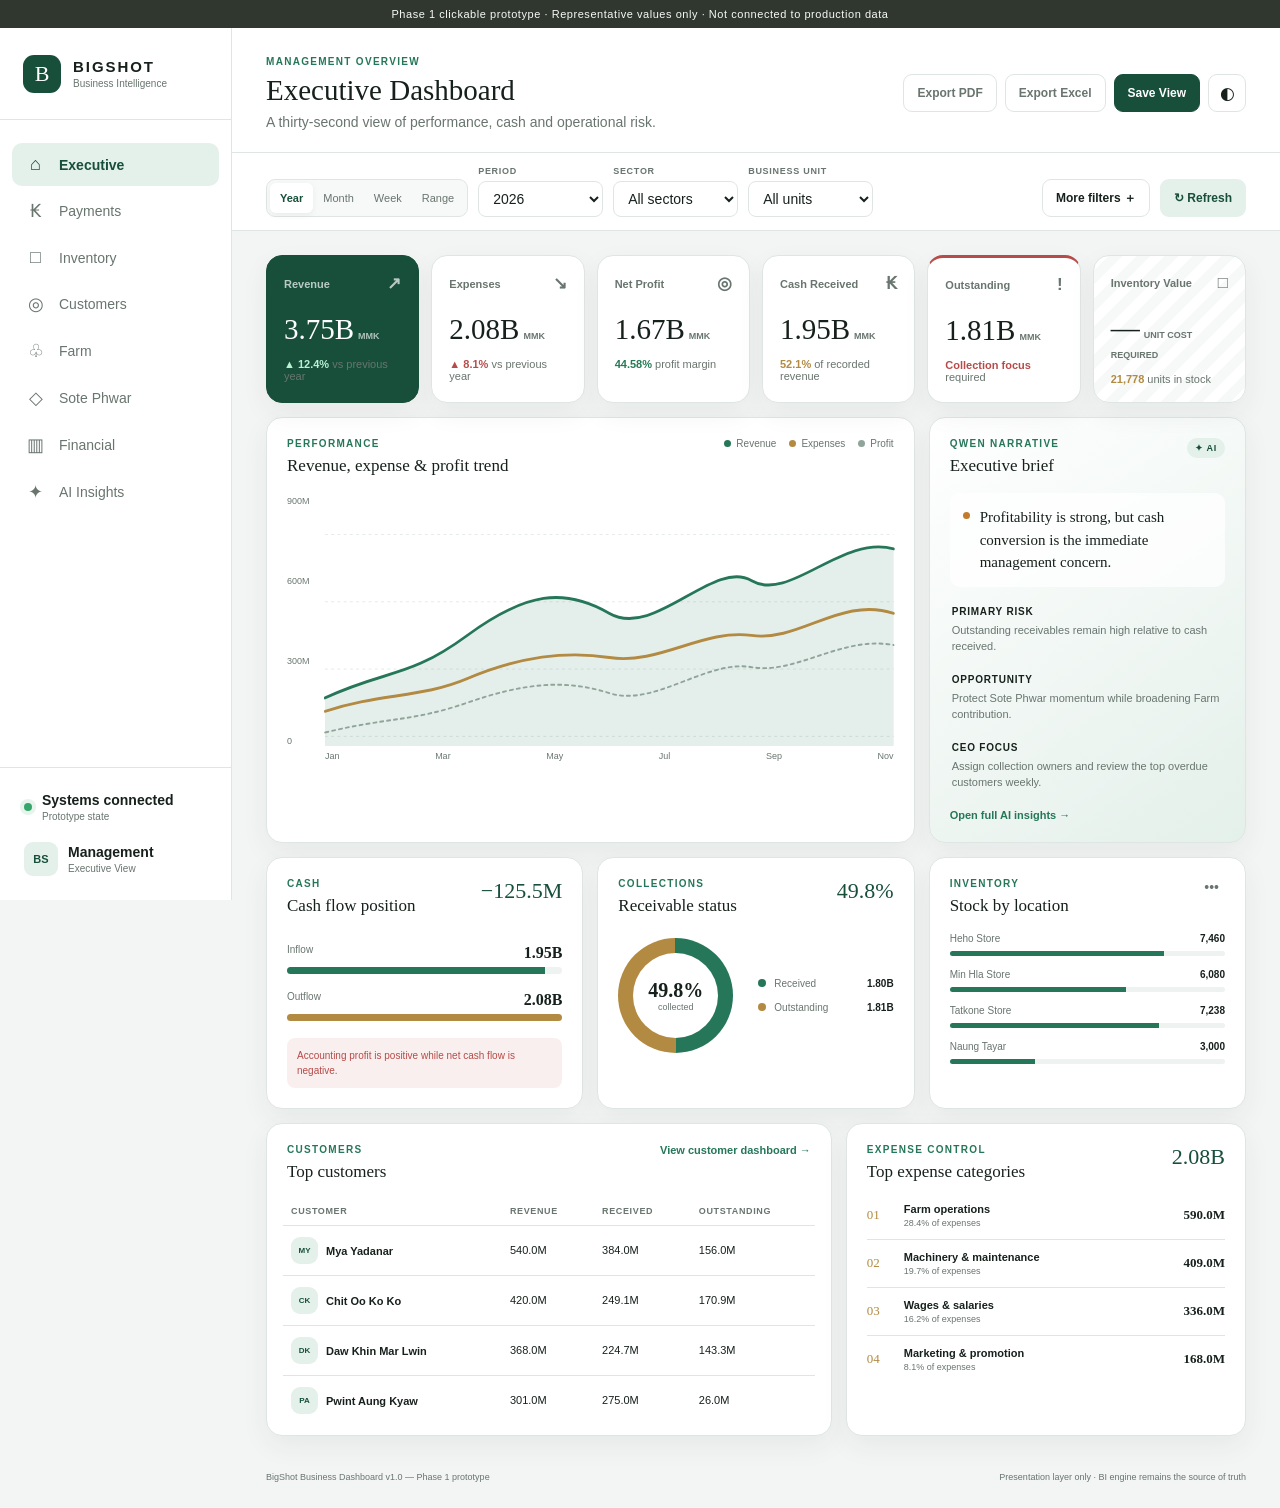
<file: backups/dashboard_m1_20260625_222845/dashboard-prototype/index.html>
<!doctype html>
<html lang="en">
<head>
  <meta charset="utf-8">
  <meta name="viewport" content="width=device-width, initial-scale=1">
  <meta name="color-scheme" content="light dark">
  <title>BigShot Business Dashboard — Phase 1 Prototype</title>
  <link rel="stylesheet" href="styles.css">
</head>
<body>
  <div class="prototype-banner">
    Phase 1 clickable prototype · Representative values only · Not connected to production data
  </div>

  <div class="app-shell">
    <aside class="sidebar" id="sidebar">
      <a class="brand" href="#executive" aria-label="BigShot Dashboard home">
        <span class="brand-mark">B</span>
        <span>
          <strong>BIGSHOT</strong>
          <small>Business Intelligence</small>
        </span>
      </a>

      <nav class="primary-nav" aria-label="Dashboard pages">
        <button class="nav-item active" data-page="executive">
          <span class="nav-icon">⌂</span><span>Executive</span>
        </button>
        <button class="nav-item" data-page="payments">
          <span class="nav-icon">₭</span><span>Payments</span>
        </button>
        <button class="nav-item" data-page="inventory">
          <span class="nav-icon">□</span><span>Inventory</span>
        </button>
        <button class="nav-item" data-page="customers">
          <span class="nav-icon">◎</span><span>Customers</span>
        </button>
        <button class="nav-item" data-page="farm">
          <span class="nav-icon">♧</span><span>Farm</span>
        </button>
        <button class="nav-item" data-page="sote-phwar">
          <span class="nav-icon">◇</span><span>Sote Phwar</span>
        </button>
        <button class="nav-item" data-page="financial">
          <span class="nav-icon">▥</span><span>Financial</span>
        </button>
        <button class="nav-item" data-page="insights">
          <span class="nav-icon">✦</span><span>AI Insights</span>
        </button>
      </nav>

      <div class="sidebar-footer">
        <div class="system-status">
          <span class="status-dot"></span>
          <span><strong>Systems connected</strong><small>Prototype state</small></span>
        </div>
        <div class="user-card">
          <span class="avatar">BS</span>
          <span><strong>Management</strong><small>Executive View</small></span>
        </div>
      </div>
    </aside>

    <main class="main">
      <header class="mobile-header">
        <button class="icon-button" id="menuButton" aria-label="Open navigation">☰</button>
        <strong>BIGSHOT</strong>
        <button class="icon-button theme-toggle" aria-label="Toggle theme">◐</button>
      </header>

      <section class="topbar">
        <div class="page-heading">
          <p class="eyebrow">MANAGEMENT OVERVIEW</p>
          <h1 id="pageTitle">Executive Dashboard</h1>
          <p id="pageSubtitle">A thirty-second view of performance, cash and operational risk.</p>
        </div>
        <div class="top-actions">
          <button class="button secondary" data-toast="PDF export will use the validated BI report renderer.">Export PDF</button>
          <button class="button secondary" data-toast="Excel export will use the validated BI report renderer.">Export Excel</button>
          <button class="button primary" data-toast="View definition saved locally in the future implementation.">Save View</button>
          <button class="icon-button theme-toggle" aria-label="Toggle theme">◐</button>
        </div>
      </section>

      <section class="filter-bar" aria-label="Global dashboard filters">
        <div class="filter-group period-filter">
          <button class="period-chip active">Year</button>
          <button class="period-chip">Month</button>
          <button class="period-chip">Week</button>
          <button class="period-chip">Range</button>
        </div>
        <label>
          <span>Period</span>
          <select><option>2026</option><option>2025</option></select>
        </label>
        <label>
          <span>Sector</span>
          <select><option>All sectors</option><option>Sote Phwar</option><option>Farm</option><option>Extension</option></select>
        </label>
        <label>
          <span>Business unit</span>
          <select><option>All units</option><option>Farm</option><option>Factory</option><option>Sote Phwar</option></select>
        </label>
        <button class="button filter-more" id="moreFilters">More filters <span>＋</span></button>
        <button class="button refresh" data-toast="All widgets refreshed from the same global filter intent.">↻ Refresh</button>
      </section>

      <section class="expanded-filters" id="expandedFilters">
        <label><span>Customer</span><input placeholder="All customers"></label>
        <label><span>Category</span><input placeholder="All categories"></label>
        <label><span>Location</span><input placeholder="All locations"></label>
        <label><span>Product</span><input placeholder="All products"></label>
        <label><span>Payment status</span><select><option>All statuses</option><option>Paid</option><option>Partial</option><option>Outstanding</option></select></label>
      </section>

      <section id="dashboardContent" class="dashboard-content"></section>

      <footer class="page-footer">
        <span>BigShot Business Dashboard v1.0 — Phase 1 prototype</span>
        <span>Presentation layer only · BI engine remains the source of truth</span>
      </footer>
    </main>
  </div>

  <div class="toast" id="toast" role="status"></div>

  <template id="executiveTemplate">
    <div class="metric-grid">
      <article class="metric-card featured">
        <div class="metric-label"><span>Revenue</span><span class="metric-icon">↗</span></div>
        <strong>3.75B</strong><small>MMK</small>
        <p class="positive">▲ 12.4% <span>vs previous year</span></p>
      </article>
      <article class="metric-card">
        <div class="metric-label"><span>Expenses</span><span class="metric-icon">↘</span></div>
        <strong>2.08B</strong><small>MMK</small>
        <p class="negative">▲ 8.1% <span>vs previous year</span></p>
      </article>
      <article class="metric-card">
        <div class="metric-label"><span>Net Profit</span><span class="metric-icon">◎</span></div>
        <strong>1.67B</strong><small>MMK</small>
        <p class="positive">44.58% <span>profit margin</span></p>
      </article>
      <article class="metric-card">
        <div class="metric-label"><span>Cash Received</span><span class="metric-icon">₭</span></div>
        <strong>1.95B</strong><small>MMK</small>
        <p class="neutral">52.1% <span>of recorded revenue</span></p>
      </article>
      <article class="metric-card alert">
        <div class="metric-label"><span>Outstanding</span><span class="metric-icon">!</span></div>
        <strong>1.81B</strong><small>MMK</small>
        <p class="negative">Collection focus <span>required</span></p>
      </article>
      <article class="metric-card unavailable">
        <div class="metric-label"><span>Inventory Value</span><span class="metric-icon">□</span></div>
        <strong>—</strong><small>Unit cost required</small>
        <p class="neutral">21,778 <span>units in stock</span></p>
      </article>
    </div>

    <div class="executive-grid">
      <article class="panel chart-panel span-8">
        <div class="panel-header">
          <div><p class="eyebrow">PERFORMANCE</p><h2>Revenue, expense & profit trend</h2></div>
          <div class="legend"><span class="revenue-dot">Revenue</span><span class="expense-dot">Expenses</span><span class="profit-dot">Profit</span></div>
        </div>
        <div class="chart-shell line-chart">
          <div class="y-labels"><span>900M</span><span>600M</span><span>300M</span><span>0</span></div>
          <svg viewBox="0 0 820 260" preserveAspectRatio="none" aria-label="Representative financial trend chart">
            <g class="grid-lines"><line x1="0" y1="40" x2="820" y2="40"/><line x1="0" y1="110" x2="820" y2="110"/><line x1="0" y1="180" x2="820" y2="180"/><line x1="0" y1="250" x2="820" y2="250"/></g>
            <path class="area revenue-area" d="M0,210 C90,180 120,190 205,145 S345,95 410,122 S560,65 615,88 S745,40 820,55 L820,260 L0,260 Z"/>
            <path class="line revenue-line" d="M0,210 C90,180 120,190 205,145 S345,95 410,122 S560,65 615,88 S745,40 820,55"/>
            <path class="line expense-line" d="M0,224 C80,205 140,210 205,190 S338,160 410,168 S545,138 615,145 S744,104 820,122"/>
            <path class="line profit-line" d="M0,246 C90,230 125,235 205,215 S345,190 410,205 S550,170 615,178 S745,145 820,155"/>
          </svg>
          <div class="x-labels"><span>Jan</span><span>Mar</span><span>May</span><span>Jul</span><span>Sep</span><span>Nov</span></div>
        </div>
      </article>

      <article class="panel insight-panel span-4">
        <div class="panel-header">
          <div><p class="eyebrow">QWEN NARRATIVE</p><h2>Executive brief</h2></div>
          <span class="ai-badge">✦ AI</span>
        </div>
        <div class="insight-body">
          <div class="insight-lead">
            <span class="insight-status"></span>
            <p>Profitability is strong, but cash conversion is the immediate management concern.</p>
          </div>
          <div class="insight-section"><strong>Primary risk</strong><p>Outstanding receivables remain high relative to cash received.</p></div>
          <div class="insight-section"><strong>Opportunity</strong><p>Protect Sote Phwar momentum while broadening Farm contribution.</p></div>
          <div class="insight-section"><strong>CEO focus</strong><p>Assign collection owners and review the top overdue customers weekly.</p></div>
        </div>
        <button class="text-button nav-link" data-page="insights">Open full AI insights →</button>
      </article>

      <article class="panel span-4">
        <div class="panel-header"><div><p class="eyebrow">CASH</p><h2>Cash flow position</h2></div><span class="panel-kpi negative">−125.5M</span></div>
        <div class="bar-comparison">
          <div><span>Inflow</span><strong>1.95B</strong><i style="--value: 94%"></i></div>
          <div><span>Outflow</span><strong>2.08B</strong><i class="outflow" style="--value: 100%"></i></div>
        </div>
        <p class="panel-note warning-note">Accounting profit is positive while net cash flow is negative.</p>
      </article>

      <article class="panel span-4">
        <div class="panel-header"><div><p class="eyebrow">COLLECTIONS</p><h2>Receivable status</h2></div><span class="panel-kpi">49.8%</span></div>
        <div class="donut-wrap">
          <div class="donut"><span><strong>49.8%</strong><small>collected</small></span></div>
          <div class="donut-legend">
            <p><i class="paid"></i><span>Received</span><strong>1.80B</strong></p>
            <p><i class="due"></i><span>Outstanding</span><strong>1.81B</strong></p>
          </div>
        </div>
      </article>

      <article class="panel span-4">
        <div class="panel-header"><div><p class="eyebrow">INVENTORY</p><h2>Stock by location</h2></div><button class="kebab">•••</button></div>
        <div class="location-list">
          <p><span>Heho Store</span><strong>7,460</strong><i style="--value: 78%"></i></p>
          <p><span>Min Hla Store</span><strong>6,080</strong><i style="--value: 64%"></i></p>
          <p><span>Tatkone Store</span><strong>7,238</strong><i style="--value: 76%"></i></p>
          <p><span>Naung Tayar</span><strong>3,000</strong><i style="--value: 31%"></i></p>
        </div>
      </article>

      <article class="panel table-panel span-7">
        <div class="panel-header"><div><p class="eyebrow">CUSTOMERS</p><h2>Top customers</h2></div><button class="text-button nav-link" data-page="customers">View customer dashboard →</button></div>
        <div class="table-scroll">
          <table>
            <thead><tr><th>Customer</th><th>Revenue</th><th>Received</th><th>Outstanding</th><th>Status</th></tr></thead>
            <tbody>
              <tr><td><span class="table-avatar">MY</span>Mya Yadanar</td><td>540.0M</td><td>384.0M</td><td>156.0M</td><td><span class="pill warn">Partial</span></td></tr>
              <tr><td><span class="table-avatar">CK</span>Chit Oo Ko Ko</td><td>420.0M</td><td>249.1M</td><td>170.9M</td><td><span class="pill alert-pill">Priority</span></td></tr>
              <tr><td><span class="table-avatar">DK</span>Daw Khin Mar Lwin</td><td>368.0M</td><td>224.7M</td><td>143.3M</td><td><span class="pill warn">Partial</span></td></tr>
              <tr><td><span class="table-avatar">PA</span>Pwint Aung Kyaw</td><td>301.0M</td><td>275.0M</td><td>26.0M</td><td><span class="pill good">Healthy</span></td></tr>
            </tbody>
          </table>
        </div>
      </article>

      <article class="panel span-5">
        <div class="panel-header"><div><p class="eyebrow">EXPENSE CONTROL</p><h2>Top expense categories</h2></div><span class="panel-kpi">2.08B</span></div>
        <div class="rank-list">
          <p><span class="rank">01</span><span><strong>Farm operations</strong><small>28.4% of expenses</small></span><b>590.0M</b></p>
          <p><span class="rank">02</span><span><strong>Machinery & maintenance</strong><small>19.7% of expenses</small></span><b>409.0M</b></p>
          <p><span class="rank">03</span><span><strong>Wages & salaries</strong><small>16.2% of expenses</small></span><b>336.0M</b></p>
          <p><span class="rank">04</span><span><strong>Marketing & promotion</strong><small>8.1% of expenses</small></span><b>168.0M</b></p>
        </div>
      </article>
    </div>
  </template>

  <template id="moduleTemplate">
    <div class="module-hero">
      <div>
        <p class="eyebrow" id="moduleEyebrow">DOMAIN DASHBOARD</p>
        <h2 id="moduleHeadline">Page blueprint</h2>
        <p id="moduleDescription"></p>
      </div>
      <span class="wireframe-badge">Phase 1 wireframe</span>
    </div>
    <div class="module-kpis" id="moduleKpis"></div>
    <div class="module-layout">
      <article class="panel blueprint span-8">
        <div class="panel-header"><div><p class="eyebrow">PRIMARY ANALYSIS</p><h2 id="primaryChartTitle">Trend analysis</h2></div><span class="api-chip">BI API</span></div>
        <div class="wire-chart">
          <span class="wire-y y1"></span><span class="wire-y y2"></span><span class="wire-y y3"></span>
          <svg viewBox="0 0 820 220" preserveAspectRatio="none"><path d="M0,180 C100,130 160,160 235,105 S390,145 470,82 S650,120 820,45"/></svg>
        </div>
      </article>
      <article class="panel blueprint span-4">
        <div class="panel-header"><div><p class="eyebrow">BREAKDOWN</p><h2 id="breakdownTitle">Status distribution</h2></div><span class="api-chip">BI API</span></div>
        <div class="wire-donut"><span></span></div>
        <div class="wire-lines"><i></i><i></i><i></i></div>
      </article>
      <article class="panel blueprint span-7">
        <div class="panel-header"><div><p class="eyebrow">DETAIL</p><h2 id="tableTitle">Management table</h2></div><span class="api-chip">BI API</span></div>
        <div class="wire-table">
          <b></b><i></i><i></i><i></i><i></i><i></i>
        </div>
      </article>
      <article class="panel blueprint span-5">
        <div class="panel-header"><div><p class="eyebrow">MANAGEMENT SIGNALS</p><h2>Risks & actions</h2></div><span class="ai-badge">✦ Qwen</span></div>
        <div class="wire-insights">
          <p><span class="risk-marker"></span><i></i></p>
          <p><span class="opportunity-marker"></span><i></i></p>
          <p><span class="action-marker"></span><i></i></p>
        </div>
        <p class="panel-note">Narrative only. Metrics remain sourced from deterministic BI outputs.</p>
      </article>
    </div>
  </template>

  <script src="app.js"></script>
</body>
</html>
</file>
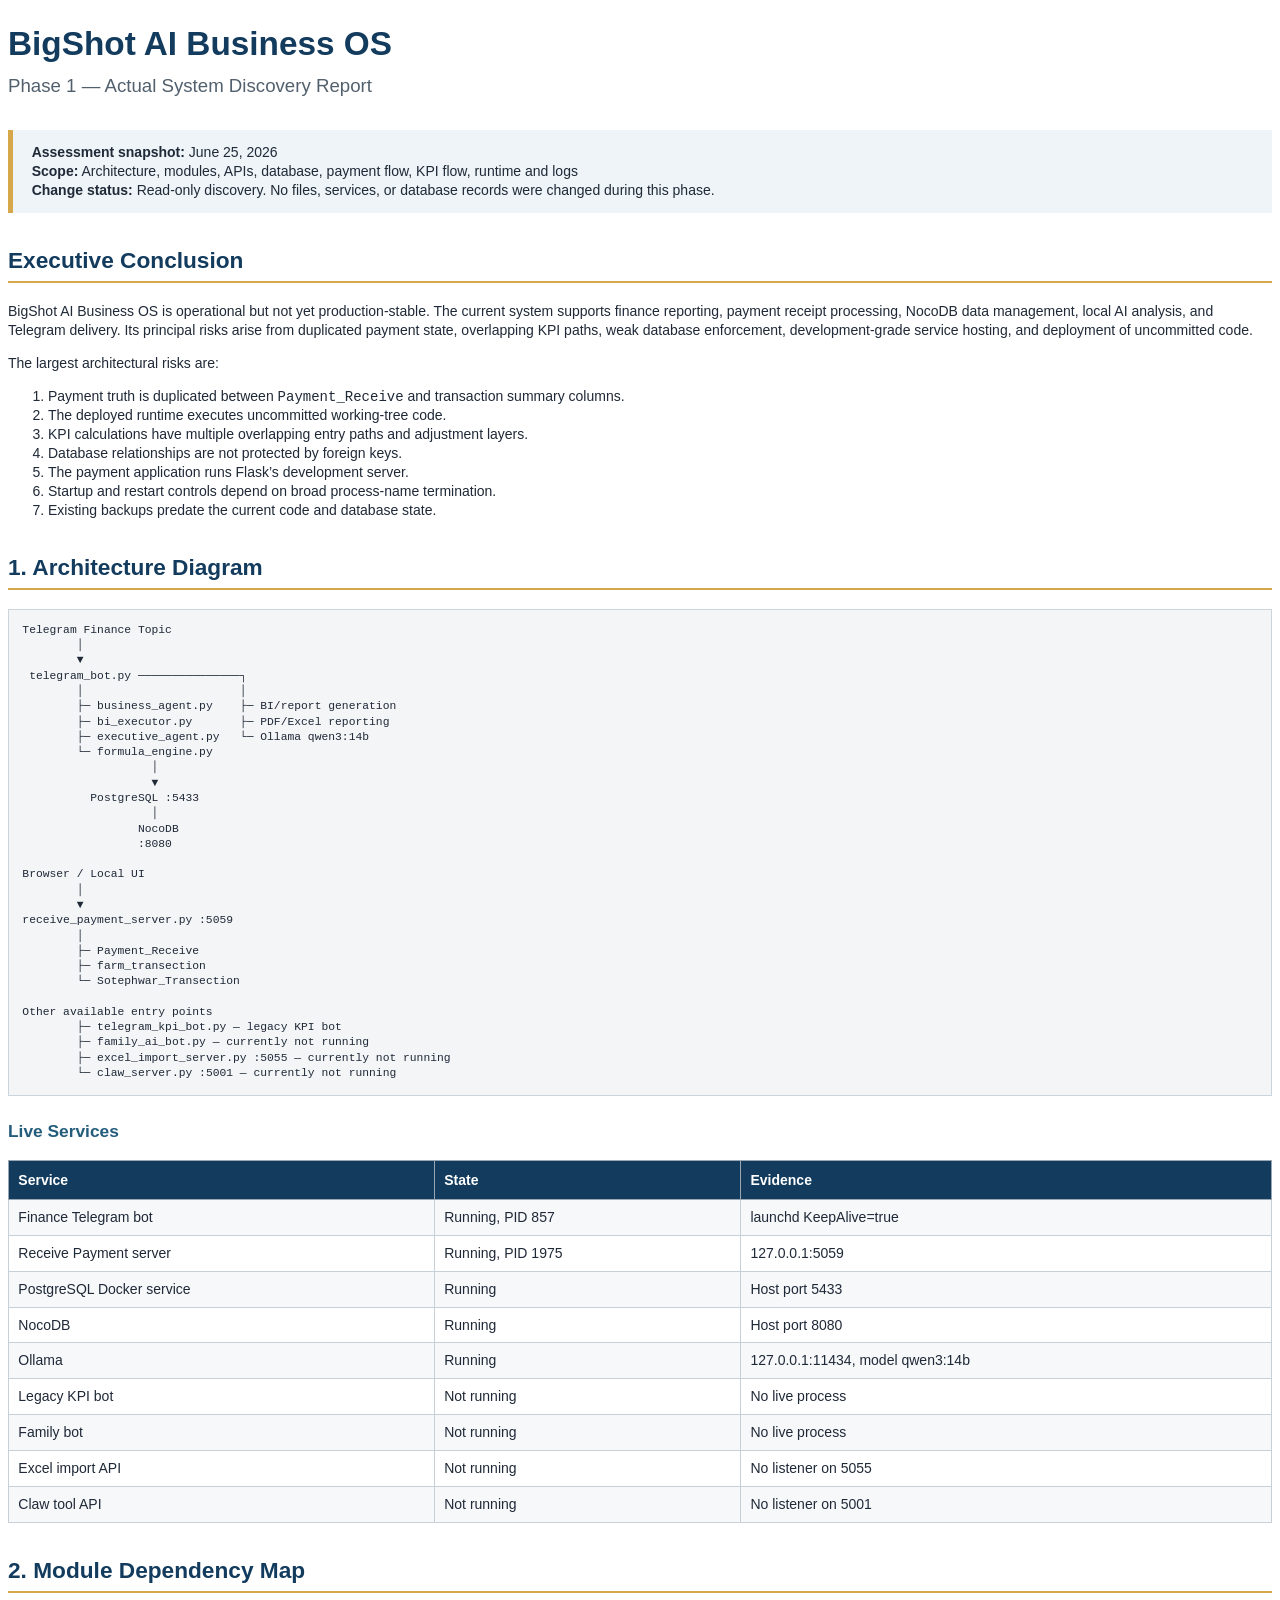
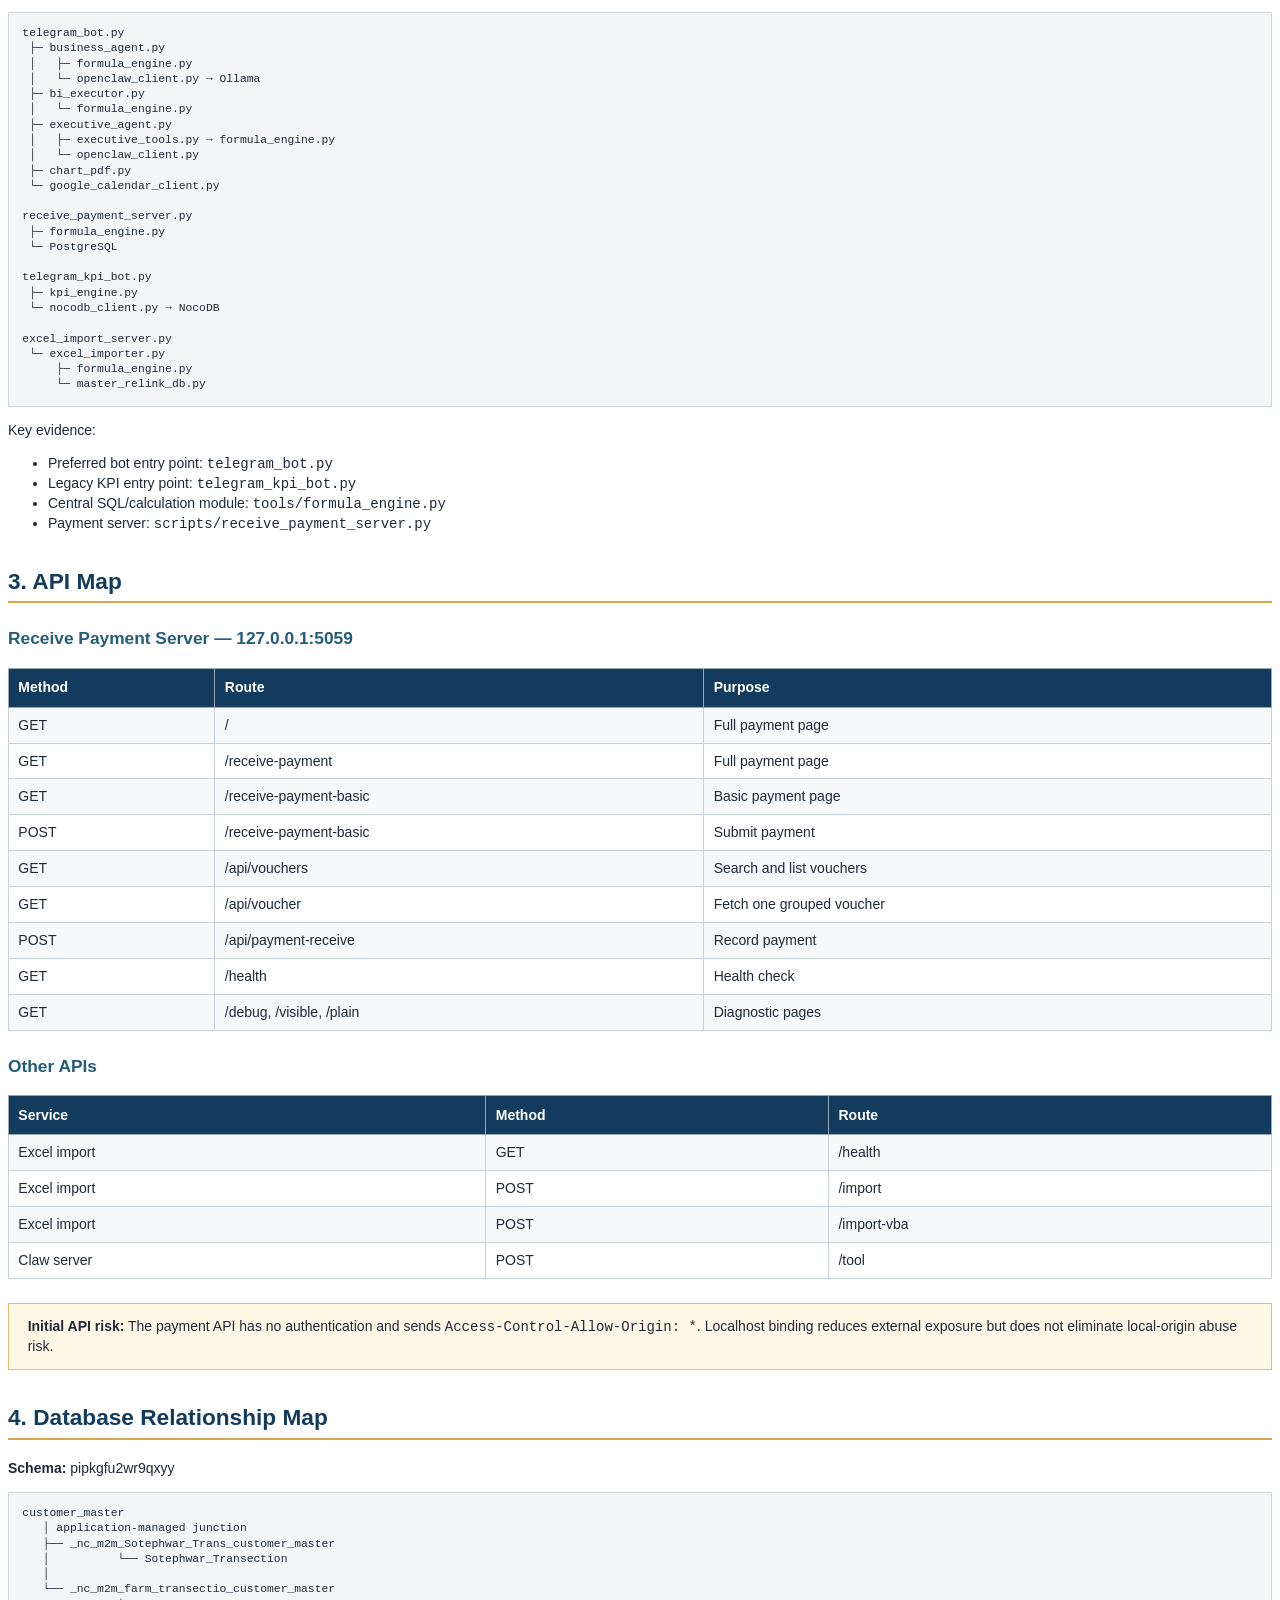
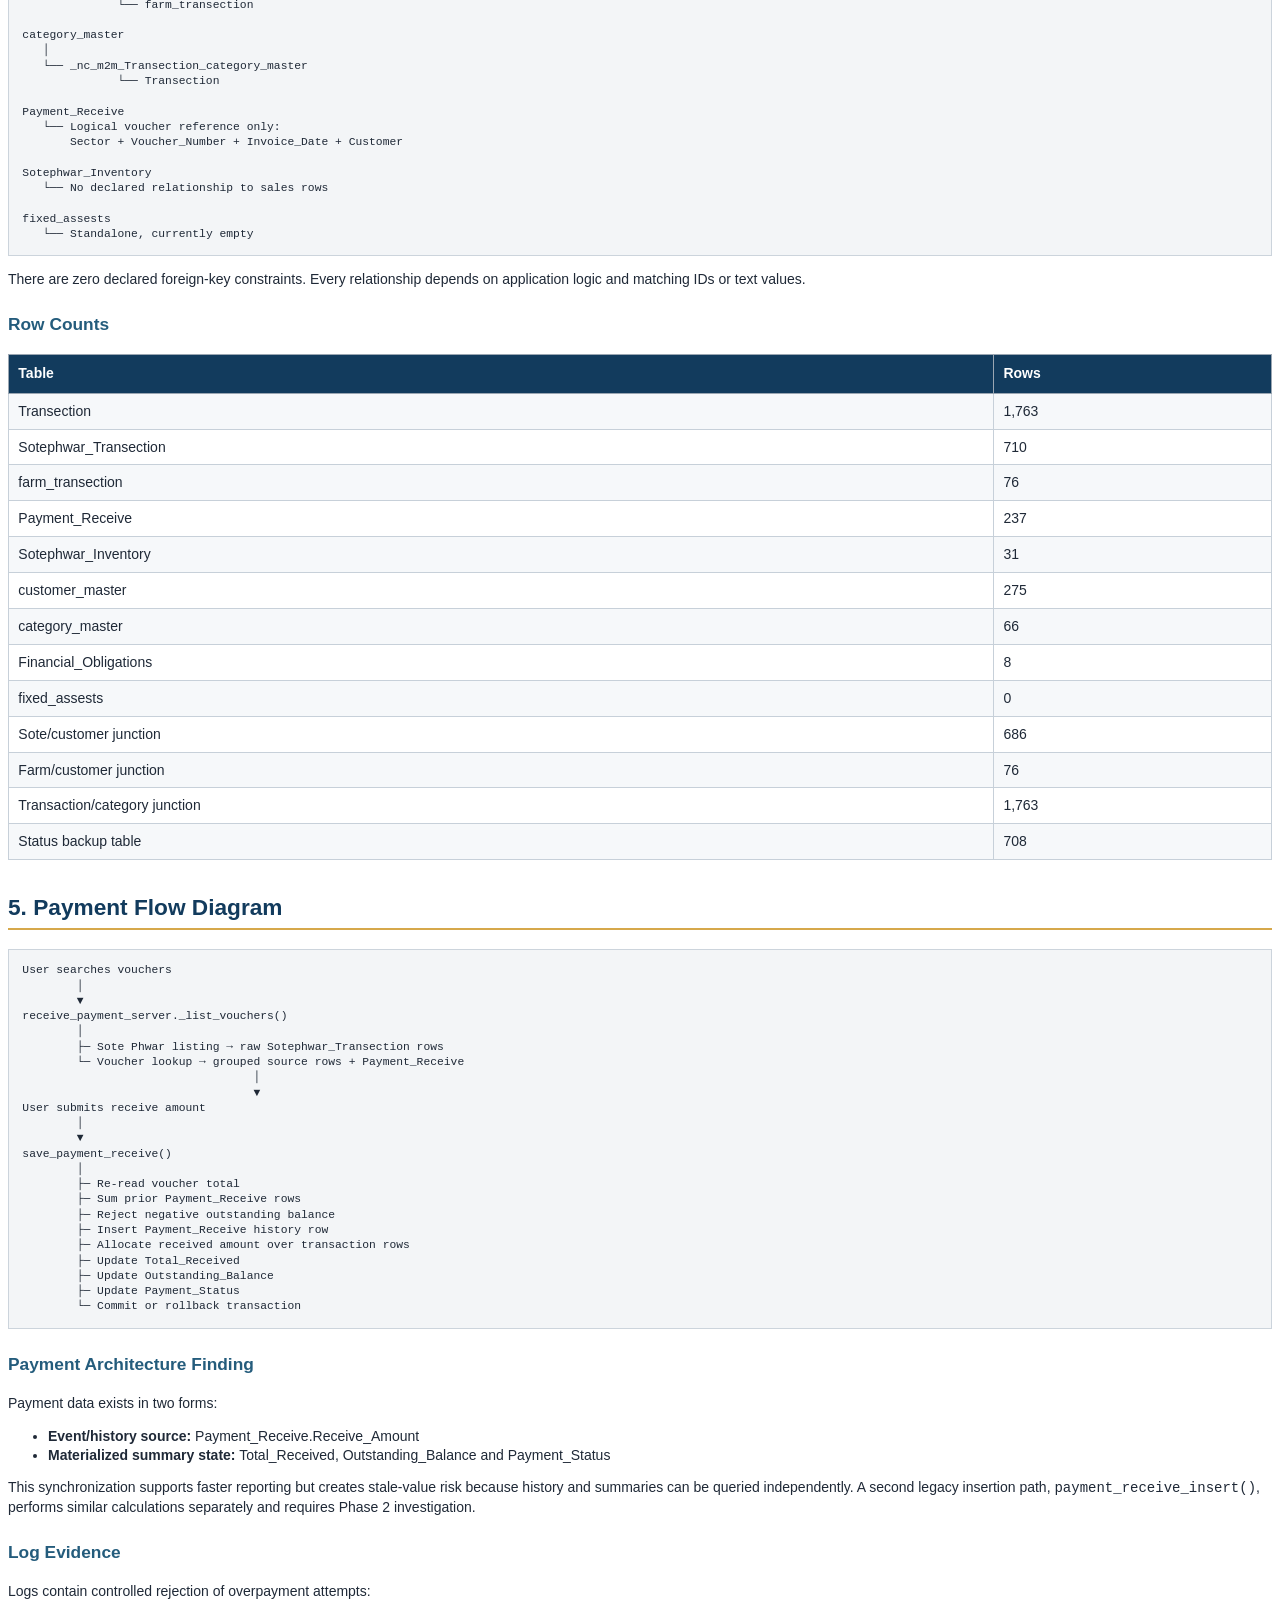
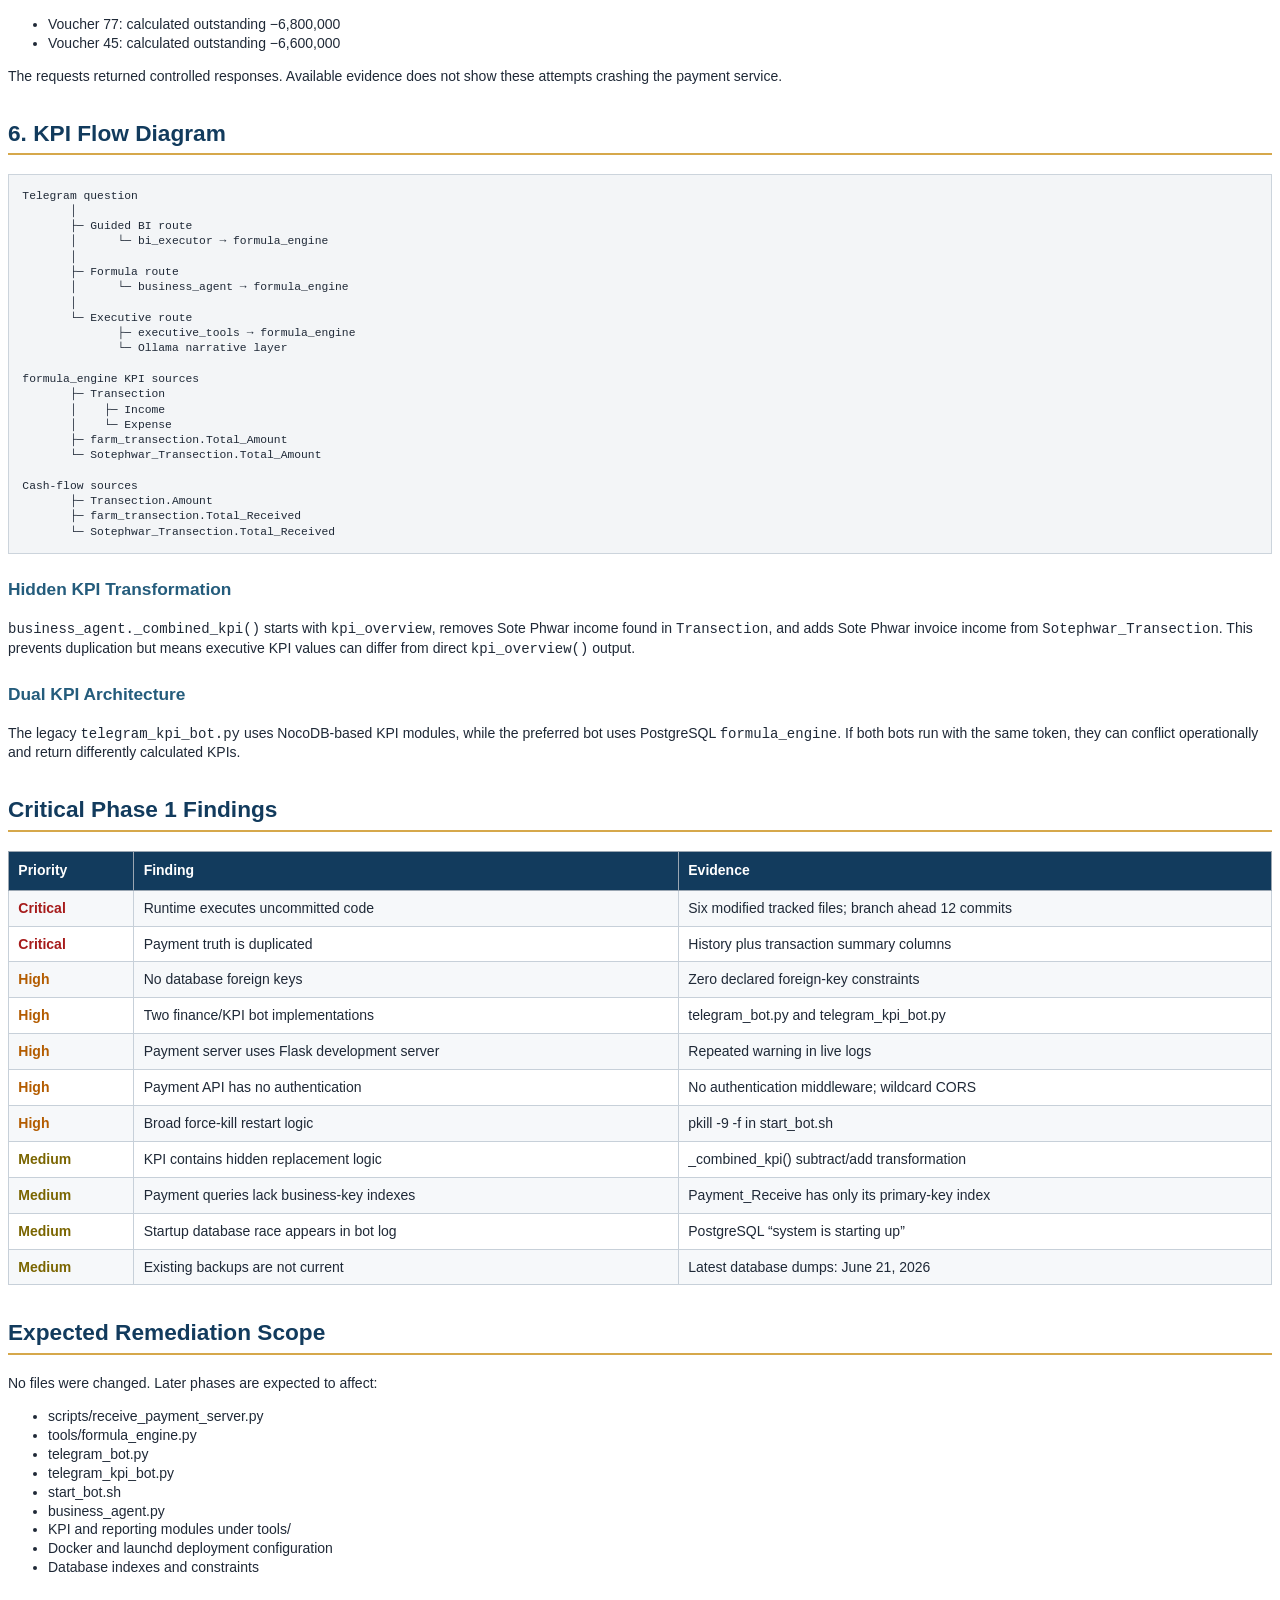
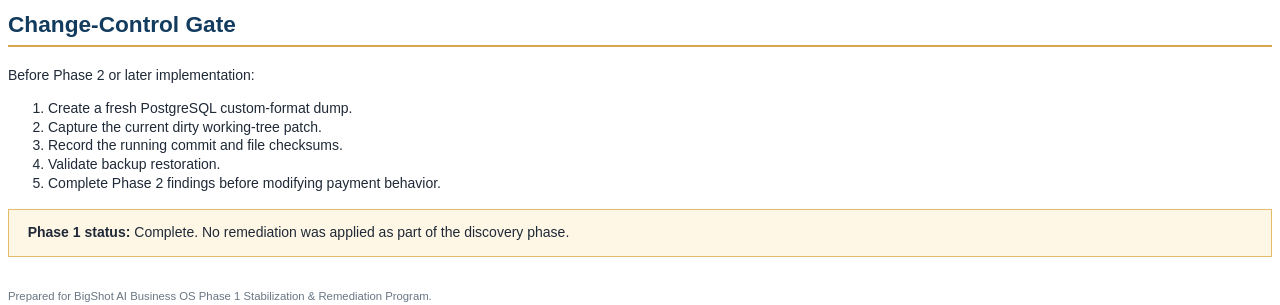
<file: reports/BigShot_Phase_1_System_Discovery.html>
<!doctype html>
<html>
<head>
<meta charset="utf-8">
<title>BigShot AI Business OS — Phase 1 System Discovery</title>
<style>
  @page { margin: 0.75in; }
  body { font-family: Arial, Helvetica, sans-serif; color: #1f2937; font-size: 10.5pt; line-height: 1.35; }
  h1 { color: #123b5d; font-size: 25pt; margin-bottom: 4pt; }
  h2 { color: #123b5d; font-size: 17pt; border-bottom: 2px solid #d6a84b; padding-bottom: 4pt; margin-top: 24pt; }
  h3 { color: #245c7c; font-size: 13pt; margin-top: 18pt; }
  .subtitle { color: #52606d; font-size: 14pt; margin: 0 0 24pt; }
  .meta { background: #eef4f7; border-left: 5px solid #d6a84b; padding: 10pt 14pt; margin: 16pt 0 22pt; }
  .callout { background: #fff7e6; border: 1px solid #e3bd69; padding: 10pt 14pt; margin: 12pt 0; }
  table { border-collapse: collapse; width: 100%; margin: 10pt 0 18pt; }
  th { background: #123b5d; color: white; text-align: left; padding: 7pt; border: 1px solid #9aa6b2; }
  td { padding: 6pt 7pt; border: 1px solid #c7d0d9; vertical-align: top; }
  tr:nth-child(even) td { background: #f6f8fa; }
  pre { font-family: Menlo, Consolas, monospace; font-size: 8.5pt; background: #f3f5f7; border: 1px solid #ccd4dc; padding: 10pt; white-space: pre-wrap; }
  .critical { color: #a61b1b; font-weight: bold; }
  .high { color: #b35c00; font-weight: bold; }
  .medium { color: #7a6500; font-weight: bold; }
  .page-break { page-break-before: always; }
  .footer-note { color: #697684; font-size: 8.5pt; margin-top: 24pt; }
</style>
</head>
<body>

<h1>BigShot AI Business OS</h1>
<p class="subtitle">Phase 1 — Actual System Discovery Report</p>

<div class="meta">
  <strong>Assessment snapshot:</strong> June 25, 2026<br>
  <strong>Scope:</strong> Architecture, modules, APIs, database, payment flow, KPI flow, runtime and logs<br>
  <strong>Change status:</strong> Read-only discovery. No files, services, or database records were changed during this phase.
</div>

<h2>Executive Conclusion</h2>

<p>BigShot AI Business OS is operational but not yet production-stable. The current system supports finance reporting, payment receipt processing, NocoDB data management, local AI analysis, and Telegram delivery. Its principal risks arise from duplicated payment state, overlapping KPI paths, weak database enforcement, development-grade service hosting, and deployment of uncommitted code.</p>

<p>The largest architectural risks are:</p>
<ol>
  <li>Payment truth is duplicated between <code>Payment_Receive</code> and transaction summary columns.</li>
  <li>The deployed runtime executes uncommitted working-tree code.</li>
  <li>KPI calculations have multiple overlapping entry paths and adjustment layers.</li>
  <li>Database relationships are not protected by foreign keys.</li>
  <li>The payment application runs Flask’s development server.</li>
  <li>Startup and restart controls depend on broad process-name termination.</li>
  <li>Existing backups predate the current code and database state.</li>
</ol>

<h2>1. Architecture Diagram</h2>

<pre>
Telegram Finance Topic
        │
        ▼
 telegram_bot.py ───────────────┐
        │                       │
        ├─ business_agent.py    ├─ BI/report generation
        ├─ bi_executor.py       ├─ PDF/Excel reporting
        ├─ executive_agent.py   └─ Ollama qwen3:14b
        └─ formula_engine.py
                   │
                   ▼
          PostgreSQL :5433
                   │
                 NocoDB
                 :8080

Browser / Local UI
        │
        ▼
receive_payment_server.py :5059
        │
        ├─ Payment_Receive
        ├─ farm_transection
        └─ Sotephwar_Transection

Other available entry points
        ├─ telegram_kpi_bot.py — legacy KPI bot
        ├─ family_ai_bot.py — currently not running
        ├─ excel_import_server.py :5055 — currently not running
        └─ claw_server.py :5001 — currently not running
</pre>

<h3>Live Services</h3>

<table>
<tr><th>Service</th><th>State</th><th>Evidence</th></tr>
<tr><td>Finance Telegram bot</td><td>Running, PID 857</td><td>launchd KeepAlive=true</td></tr>
<tr><td>Receive Payment server</td><td>Running, PID 1975</td><td>127.0.0.1:5059</td></tr>
<tr><td>PostgreSQL Docker service</td><td>Running</td><td>Host port 5433</td></tr>
<tr><td>NocoDB</td><td>Running</td><td>Host port 8080</td></tr>
<tr><td>Ollama</td><td>Running</td><td>127.0.0.1:11434, model qwen3:14b</td></tr>
<tr><td>Legacy KPI bot</td><td>Not running</td><td>No live process</td></tr>
<tr><td>Family bot</td><td>Not running</td><td>No live process</td></tr>
<tr><td>Excel import API</td><td>Not running</td><td>No listener on 5055</td></tr>
<tr><td>Claw tool API</td><td>Not running</td><td>No listener on 5001</td></tr>
</table>

<h2>2. Module Dependency Map</h2>

<pre>
telegram_bot.py
 ├─ business_agent.py
 │   ├─ formula_engine.py
 │   └─ openclaw_client.py → Ollama
 ├─ bi_executor.py
 │   └─ formula_engine.py
 ├─ executive_agent.py
 │   ├─ executive_tools.py → formula_engine.py
 │   └─ openclaw_client.py
 ├─ chart_pdf.py
 └─ google_calendar_client.py

receive_payment_server.py
 ├─ formula_engine.py
 └─ PostgreSQL

telegram_kpi_bot.py
 ├─ kpi_engine.py
 └─ nocodb_client.py → NocoDB

excel_import_server.py
 └─ excel_importer.py
     ├─ formula_engine.py
     └─ master_relink_db.py
</pre>

<p>Key evidence:</p>
<ul>
  <li>Preferred bot entry point: <code>telegram_bot.py</code></li>
  <li>Legacy KPI entry point: <code>telegram_kpi_bot.py</code></li>
  <li>Central SQL/calculation module: <code>tools/formula_engine.py</code></li>
  <li>Payment server: <code>scripts/receive_payment_server.py</code></li>
</ul>

<h2>3. API Map</h2>

<h3>Receive Payment Server — 127.0.0.1:5059</h3>
<table>
<tr><th>Method</th><th>Route</th><th>Purpose</th></tr>
<tr><td>GET</td><td>/</td><td>Full payment page</td></tr>
<tr><td>GET</td><td>/receive-payment</td><td>Full payment page</td></tr>
<tr><td>GET</td><td>/receive-payment-basic</td><td>Basic payment page</td></tr>
<tr><td>POST</td><td>/receive-payment-basic</td><td>Submit payment</td></tr>
<tr><td>GET</td><td>/api/vouchers</td><td>Search and list vouchers</td></tr>
<tr><td>GET</td><td>/api/voucher</td><td>Fetch one grouped voucher</td></tr>
<tr><td>POST</td><td>/api/payment-receive</td><td>Record payment</td></tr>
<tr><td>GET</td><td>/health</td><td>Health check</td></tr>
<tr><td>GET</td><td>/debug, /visible, /plain</td><td>Diagnostic pages</td></tr>
</table>

<h3>Other APIs</h3>
<table>
<tr><th>Service</th><th>Method</th><th>Route</th></tr>
<tr><td>Excel import</td><td>GET</td><td>/health</td></tr>
<tr><td>Excel import</td><td>POST</td><td>/import</td></tr>
<tr><td>Excel import</td><td>POST</td><td>/import-vba</td></tr>
<tr><td>Claw server</td><td>POST</td><td>/tool</td></tr>
</table>

<div class="callout"><strong>Initial API risk:</strong> The payment API has no authentication and sends <code>Access-Control-Allow-Origin: *</code>. Localhost binding reduces external exposure but does not eliminate local-origin abuse risk.</div>

<h2>4. Database Relationship Map</h2>

<p><strong>Schema:</strong> pipkgfu2wr9qxyy</p>

<pre>
customer_master
   │ application-managed junction
   ├── _nc_m2m_Sotephwar_Trans_customer_master
   │          └── Sotephwar_Transection
   │
   └── _nc_m2m_farm_transectio_customer_master
              └── farm_transection

category_master
   │
   └── _nc_m2m_Transection_category_master
              └── Transection

Payment_Receive
   └── Logical voucher reference only:
       Sector + Voucher_Number + Invoice_Date + Customer

Sotephwar_Inventory
   └── No declared relationship to sales rows

fixed_assests
   └── Standalone, currently empty
</pre>

<p>There are zero declared foreign-key constraints. Every relationship depends on application logic and matching IDs or text values.</p>

<h3>Row Counts</h3>
<table>
<tr><th>Table</th><th>Rows</th></tr>
<tr><td>Transection</td><td>1,763</td></tr>
<tr><td>Sotephwar_Transection</td><td>710</td></tr>
<tr><td>farm_transection</td><td>76</td></tr>
<tr><td>Payment_Receive</td><td>237</td></tr>
<tr><td>Sotephwar_Inventory</td><td>31</td></tr>
<tr><td>customer_master</td><td>275</td></tr>
<tr><td>category_master</td><td>66</td></tr>
<tr><td>Financial_Obligations</td><td>8</td></tr>
<tr><td>fixed_assests</td><td>0</td></tr>
<tr><td>Sote/customer junction</td><td>686</td></tr>
<tr><td>Farm/customer junction</td><td>76</td></tr>
<tr><td>Transaction/category junction</td><td>1,763</td></tr>
<tr><td>Status backup table</td><td>708</td></tr>
</table>

<h2>5. Payment Flow Diagram</h2>

<pre>
User searches vouchers
        │
        ▼
receive_payment_server._list_vouchers()
        │
        ├─ Sote Phwar listing → raw Sotephwar_Transection rows
        └─ Voucher lookup → grouped source rows + Payment_Receive
                                  │
                                  ▼
User submits receive amount
        │
        ▼
save_payment_receive()
        │
        ├─ Re-read voucher total
        ├─ Sum prior Payment_Receive rows
        ├─ Reject negative outstanding balance
        ├─ Insert Payment_Receive history row
        ├─ Allocate received amount over transaction rows
        ├─ Update Total_Received
        ├─ Update Outstanding_Balance
        ├─ Update Payment_Status
        └─ Commit or rollback transaction
</pre>

<h3>Payment Architecture Finding</h3>
<p>Payment data exists in two forms:</p>
<ul>
  <li><strong>Event/history source:</strong> Payment_Receive.Receive_Amount</li>
  <li><strong>Materialized summary state:</strong> Total_Received, Outstanding_Balance and Payment_Status</li>
</ul>

<p>This synchronization supports faster reporting but creates stale-value risk because history and summaries can be queried independently. A second legacy insertion path, <code>payment_receive_insert()</code>, performs similar calculations separately and requires Phase 2 investigation.</p>

<h3>Log Evidence</h3>
<p>Logs contain controlled rejection of overpayment attempts:</p>
<ul>
  <li>Voucher 77: calculated outstanding −6,800,000</li>
  <li>Voucher 45: calculated outstanding −6,600,000</li>
</ul>
<p>The requests returned controlled responses. Available evidence does not show these attempts crashing the payment service.</p>

<h2>6. KPI Flow Diagram</h2>

<pre>
Telegram question
       │
       ├─ Guided BI route
       │      └─ bi_executor → formula_engine
       │
       ├─ Formula route
       │      └─ business_agent → formula_engine
       │
       └─ Executive route
              ├─ executive_tools → formula_engine
              └─ Ollama narrative layer

formula_engine KPI sources
       ├─ Transection
       │    ├─ Income
       │    └─ Expense
       ├─ farm_transection.Total_Amount
       └─ Sotephwar_Transection.Total_Amount

Cash-flow sources
       ├─ Transection.Amount
       ├─ farm_transection.Total_Received
       └─ Sotephwar_Transection.Total_Received
</pre>

<h3>Hidden KPI Transformation</h3>
<p><code>business_agent._combined_kpi()</code> starts with <code>kpi_overview</code>, removes Sote Phwar income found in <code>Transection</code>, and adds Sote Phwar invoice income from <code>Sotephwar_Transection</code>. This prevents duplication but means executive KPI values can differ from direct <code>kpi_overview()</code> output.</p>

<h3>Dual KPI Architecture</h3>
<p>The legacy <code>telegram_kpi_bot.py</code> uses NocoDB-based KPI modules, while the preferred bot uses PostgreSQL <code>formula_engine</code>. If both bots run with the same token, they can conflict operationally and return differently calculated KPIs.</p>

<div class="page-break"></div>
<h2>Critical Phase 1 Findings</h2>

<table>
<tr><th>Priority</th><th>Finding</th><th>Evidence</th></tr>
<tr><td class="critical">Critical</td><td>Runtime executes uncommitted code</td><td>Six modified tracked files; branch ahead 12 commits</td></tr>
<tr><td class="critical">Critical</td><td>Payment truth is duplicated</td><td>History plus transaction summary columns</td></tr>
<tr><td class="high">High</td><td>No database foreign keys</td><td>Zero declared foreign-key constraints</td></tr>
<tr><td class="high">High</td><td>Two finance/KPI bot implementations</td><td>telegram_bot.py and telegram_kpi_bot.py</td></tr>
<tr><td class="high">High</td><td>Payment server uses Flask development server</td><td>Repeated warning in live logs</td></tr>
<tr><td class="high">High</td><td>Payment API has no authentication</td><td>No authentication middleware; wildcard CORS</td></tr>
<tr><td class="high">High</td><td>Broad force-kill restart logic</td><td>pkill -9 -f in start_bot.sh</td></tr>
<tr><td class="medium">Medium</td><td>KPI contains hidden replacement logic</td><td>_combined_kpi() subtract/add transformation</td></tr>
<tr><td class="medium">Medium</td><td>Payment queries lack business-key indexes</td><td>Payment_Receive has only its primary-key index</td></tr>
<tr><td class="medium">Medium</td><td>Startup database race appears in bot log</td><td>PostgreSQL “system is starting up”</td></tr>
<tr><td class="medium">Medium</td><td>Existing backups are not current</td><td>Latest database dumps: June 21, 2026</td></tr>
</table>

<h2>Expected Remediation Scope</h2>
<p>No files were changed. Later phases are expected to affect:</p>
<ul>
  <li>scripts/receive_payment_server.py</li>
  <li>tools/formula_engine.py</li>
  <li>telegram_bot.py</li>
  <li>telegram_kpi_bot.py</li>
  <li>start_bot.sh</li>
  <li>business_agent.py</li>
  <li>KPI and reporting modules under tools/</li>
  <li>Docker and launchd deployment configuration</li>
  <li>Database indexes and constraints</li>
</ul>

<h2>Change-Control Gate</h2>
<p>Before Phase 2 or later implementation:</p>
<ol>
  <li>Create a fresh PostgreSQL custom-format dump.</li>
  <li>Capture the current dirty working-tree patch.</li>
  <li>Record the running commit and file checksums.</li>
  <li>Validate backup restoration.</li>
  <li>Complete Phase 2 findings before modifying payment behavior.</li>
</ol>

<div class="callout"><strong>Phase 1 status:</strong> Complete. No remediation was applied as part of the discovery phase.</div>

<p class="footer-note">Prepared for BigShot AI Business OS Phase 1 Stabilization &amp; Remediation Program.</p>
</body>
</html>
</file>
<file: backups/dashboard_m1_20260625_222845/dashboard-prototype/styles.css>
:root {
  --bg: #f3f5f4;
  --surface: #ffffff;
  --surface-2: #f7f9f8;
  --surface-3: #eef2f0;
  --text: #17211c;
  --muted: #69756f;
  --line: #dfe5e2;
  --brand: #174f3b;
  --brand-2: #26775a;
  --brand-soft: #e4f0ea;
  --gold: #b28a42;
  --positive: #247a55;
  --negative: #b64b49;
  --warning: #c27a2b;
  --shadow: 0 10px 28px rgba(20, 44, 33, .06);
  --radius: 16px;
  --sidebar-width: 232px;
}

[data-theme="dark"] {
  --bg: #101612;
  --surface: #17201b;
  --surface-2: #1b2620;
  --surface-3: #233029;
  --text: #eef4f0;
  --muted: #9caaa2;
  --line: #2d3b33;
  --brand: #4ca77e;
  --brand-2: #6bc29a;
  --brand-soft: #203e30;
  --gold: #d6ad5f;
  --shadow: 0 12px 32px rgba(0, 0, 0, .2);
}

* { box-sizing: border-box; }
html { scroll-behavior: smooth; }
body {
  margin: 0;
  background: var(--bg);
  color: var(--text);
  font-family: Inter, "SF Pro Display", "Segoe UI", Arial, sans-serif;
  font-size: 14px;
}
button, input, select { font: inherit; }
button { color: inherit; }

.prototype-banner {
  position: fixed;
  z-index: 100;
  top: 0;
  left: 0;
  right: 0;
  height: 28px;
  display: grid;
  place-items: center;
  background: #2f372f;
  color: #f8faf8;
  font-size: 11px;
  letter-spacing: .05em;
}

.app-shell { min-height: 100vh; padding-top: 28px; }
.sidebar {
  position: fixed;
  inset: 28px auto 0 0;
  z-index: 50;
  width: var(--sidebar-width);
  display: flex;
  flex-direction: column;
  border-right: 1px solid var(--line);
  background: var(--surface);
}
.brand {
  height: 92px;
  display: flex;
  align-items: center;
  gap: 12px;
  padding: 0 23px;
  color: var(--text);
  text-decoration: none;
  border-bottom: 1px solid var(--line);
}
.brand-mark {
  width: 38px;
  height: 38px;
  display: grid;
  place-items: center;
  border-radius: 11px;
  background: var(--brand);
  color: white;
  font-family: Georgia, serif;
  font-size: 22px;
}
.brand strong { display: block; letter-spacing: .13em; font-size: 15px; }
.brand small, .user-card small, .system-status small { display: block; margin-top: 3px; color: var(--muted); font-size: 10px; }
.primary-nav { flex: 1; padding: 20px 12px; }
.nav-item {
  width: 100%;
  display: flex;
  align-items: center;
  gap: 13px;
  margin: 3px 0;
  padding: 11px 13px;
  border: 0;
  border-radius: 10px;
  background: transparent;
  color: var(--muted);
  text-align: left;
  cursor: pointer;
}
.nav-item:hover { background: var(--surface-2); color: var(--text); }
.nav-item.active { background: var(--brand-soft); color: var(--brand); font-weight: 700; }
.nav-icon { width: 21px; font-size: 18px; text-align: center; }
.sidebar-footer { padding: 14px; border-top: 1px solid var(--line); }
.system-status, .user-card { display: flex; align-items: center; gap: 10px; padding: 10px; }
.status-dot { width: 8px; height: 8px; border-radius: 50%; background: #36a66d; box-shadow: 0 0 0 4px rgba(54,166,109,.12); }
.avatar, .table-avatar {
  display: inline-grid;
  place-items: center;
  flex: 0 0 auto;
  border-radius: 9px;
  background: var(--brand-soft);
  color: var(--brand);
  font-weight: 800;
}
.avatar { width: 34px; height: 34px; font-size: 11px; }

.main { min-width: 0; margin-left: var(--sidebar-width); }
.mobile-header { display: none; }
.topbar {
  display: flex;
  align-items: center;
  justify-content: space-between;
  gap: 24px;
  padding: 28px 34px 22px;
  background: var(--surface);
}
.eyebrow { margin: 0 0 7px; color: var(--brand-2); font-size: 10px; font-weight: 800; letter-spacing: .13em; }
.page-heading h1 { margin: 0; font-family: Georgia, "Times New Roman", serif; font-size: 29px; font-weight: 500; }
.page-heading > p:last-child { margin: 7px 0 0; color: var(--muted); }
.top-actions { display: flex; align-items: center; gap: 8px; }
.button, .icon-button {
  border: 1px solid var(--line);
  border-radius: 9px;
  background: var(--surface);
  cursor: pointer;
}
.button { min-height: 38px; padding: 0 13px; font-size: 12px; font-weight: 700; }
.button:hover, .icon-button:hover { border-color: var(--brand-2); }
.button.primary { background: var(--brand); border-color: var(--brand); color: white; }
.button.secondary { color: var(--muted); }
.icon-button { width: 38px; height: 38px; font-size: 17px; }

.filter-bar {
  position: sticky;
  z-index: 30;
  top: 28px;
  display: flex;
  align-items: end;
  gap: 10px;
  min-height: 72px;
  padding: 13px 34px;
  border-top: 1px solid var(--line);
  border-bottom: 1px solid var(--line);
  background: color-mix(in srgb, var(--surface) 95%, transparent);
  backdrop-filter: blur(12px);
}
.filter-bar label, .expanded-filters label { display: grid; gap: 5px; min-width: 125px; }
.filter-bar label span, .expanded-filters label span { color: var(--muted); font-size: 9px; font-weight: 800; letter-spacing: .08em; text-transform: uppercase; }
select, input {
  height: 36px;
  padding: 0 10px;
  border: 1px solid var(--line);
  border-radius: 8px;
  outline: 0;
  background: var(--surface);
  color: var(--text);
}
select:focus, input:focus { border-color: var(--brand-2); box-shadow: 0 0 0 3px var(--brand-soft); }
.period-filter { display: flex; padding: 3px; border: 1px solid var(--line); border-radius: 9px; background: var(--surface-2); }
.period-chip { height: 30px; padding: 0 10px; border: 0; border-radius: 6px; background: transparent; color: var(--muted); cursor: pointer; font-size: 11px; }
.period-chip.active { background: var(--surface); color: var(--brand); font-weight: 800; box-shadow: 0 2px 6px rgba(0,0,0,.06); }
.filter-more { margin-left: auto; white-space: nowrap; }
.refresh { background: var(--brand-soft); border-color: transparent; color: var(--brand); }
.expanded-filters {
  display: none;
  grid-template-columns: repeat(5, minmax(130px, 1fr));
  gap: 12px;
  padding: 13px 34px;
  border-bottom: 1px solid var(--line);
  background: var(--surface);
}
.expanded-filters.open { display: grid; }

.dashboard-content { padding: 24px 34px 36px; }
.metric-grid { display: grid; grid-template-columns: repeat(6, minmax(150px, 1fr)); gap: 12px; }
.metric-card, .panel {
  border: 1px solid var(--line);
  border-radius: var(--radius);
  background: var(--surface);
  box-shadow: var(--shadow);
}
.metric-card { position: relative; min-height: 145px; padding: 17px; overflow: hidden; }
.metric-card.featured { background: var(--brand); color: white; border-color: var(--brand); }
.metric-card.alert { border-top: 3px solid var(--negative); }
.metric-card.unavailable { background: repeating-linear-gradient(135deg, var(--surface), var(--surface) 10px, var(--surface-2) 10px, var(--surface-2) 20px); }
.metric-label { display: flex; align-items: center; justify-content: space-between; color: var(--muted); font-size: 11px; font-weight: 700; }
.featured .metric-label, .featured p span { color: rgba(255,255,255,.7); }
.metric-icon { font-size: 17px; }
.metric-card > strong { display: inline-block; margin-top: 19px; font-family: Georgia, serif; font-size: 29px; font-weight: 500; }
.metric-card > small { margin-left: 4px; color: var(--muted); font-size: 9px; font-weight: 700; text-transform: uppercase; }
.featured > small { color: rgba(255,255,255,.65); }
.metric-card p { margin: 12px 0 0; font-size: 11px; font-weight: 800; }
.metric-card p span { color: var(--muted); font-weight: 500; }
.positive { color: var(--positive); }
.featured .positive { color: #b9f2d4; }
.negative { color: var(--negative); }
.neutral { color: var(--gold); }

.executive-grid, .module-layout { display: grid; grid-template-columns: repeat(12, minmax(0, 1fr)); gap: 14px; margin-top: 14px; }
.span-4 { grid-column: span 4; }
.span-5 { grid-column: span 5; }
.span-7 { grid-column: span 7; }
.span-8 { grid-column: span 8; }
.panel { min-width: 0; padding: 20px; }
.panel-header { display: flex; align-items: flex-start; justify-content: space-between; gap: 15px; }
.panel-header h2 { margin: 0; font-family: Georgia, serif; font-size: 17px; font-weight: 500; }
.legend { display: flex; gap: 13px; color: var(--muted); font-size: 10px; }
.legend span::before { content: ""; display: inline-block; width: 7px; height: 7px; margin-right: 5px; border-radius: 50%; }
.revenue-dot::before { background: var(--brand-2); }
.expense-dot::before { background: var(--gold); }
.profit-dot::before { background: #8fa59a; }

.chart-shell { position: relative; height: 275px; margin-top: 15px; padding: 5px 0 20px 38px; }
.chart-shell svg { width: 100%; height: 100%; overflow: visible; }
.grid-lines line { stroke: var(--line); stroke-width: 1; stroke-dasharray: 4 5; }
.area { opacity: .12; }
.revenue-area { fill: var(--brand-2); }
.line { fill: none; stroke-width: 3; stroke-linecap: round; }
.revenue-line { stroke: var(--brand-2); }
.expense-line { stroke: var(--gold); }
.profit-line { stroke: #8fa59a; stroke-width: 2; stroke-dasharray: 5 5; }
.y-labels { position: absolute; inset: 5px auto 20px 0; display: flex; flex-direction: column; justify-content: space-between; color: var(--muted); font-size: 9px; }
.x-labels { display: flex; justify-content: space-between; padding-top: 2px; color: var(--muted); font-size: 9px; }

.insight-panel { background: linear-gradient(145deg, var(--surface), var(--brand-soft)); }
.ai-badge, .api-chip, .wireframe-badge { padding: 5px 8px; border-radius: 20px; background: var(--brand-soft); color: var(--brand); font-size: 9px; font-weight: 900; letter-spacing: .08em; }
.insight-body { margin-top: 17px; }
.insight-lead { display: flex; gap: 10px; padding: 13px; border-radius: 10px; background: color-mix(in srgb, var(--surface) 75%, transparent); }
.insight-lead p { margin: 0; line-height: 1.5; font-family: Georgia, serif; font-size: 15px; }
.insight-status { flex: 0 0 auto; width: 7px; height: 7px; margin-top: 6px; border-radius: 50%; background: var(--warning); }
.insight-section { margin: 15px 2px 0; }
.insight-section strong { font-size: 10px; text-transform: uppercase; letter-spacing: .08em; }
.insight-section p { margin: 4px 0 0; color: var(--muted); font-size: 11px; line-height: 1.5; }
.text-button { padding: 0; border: 0; background: none; color: var(--brand-2); font-size: 11px; font-weight: 800; cursor: pointer; }
.insight-panel > .text-button { margin-top: 18px; }
.panel-kpi { color: var(--brand); font-family: Georgia, serif; font-size: 22px; }

.bar-comparison { margin-top: 28px; }
.bar-comparison > div { display: grid; grid-template-columns: 1fr auto; gap: 5px; margin-bottom: 17px; }
.bar-comparison span { color: var(--muted); font-size: 10px; }
.bar-comparison strong { font-family: Georgia, serif; font-size: 16px; }
.bar-comparison i, .location-list i {
  grid-column: 1 / -1;
  height: 7px;
  border-radius: 8px;
  background: linear-gradient(to right, var(--brand-2) var(--value), var(--surface-3) var(--value));
}
.bar-comparison i.outflow { background: linear-gradient(to right, var(--gold) var(--value), var(--surface-3) var(--value)); }
.panel-note { margin: 14px 0 0; color: var(--muted); font-size: 10px; line-height: 1.5; }
.warning-note { padding: 10px; border-radius: 8px; background: color-mix(in srgb, var(--negative) 9%, transparent); color: var(--negative); }

.donut-wrap { display: flex; align-items: center; gap: 25px; margin-top: 22px; }
.donut {
  width: 115px; height: 115px; padding: 15px; border-radius: 50%;
  background: conic-gradient(var(--brand-2) 0 49.8%, var(--gold) 49.8% 100%);
}
.donut::before { content: ""; position: absolute; }
.donut span { width: 85px; height: 85px; display: grid; place-content: center; text-align: center; border-radius: 50%; background: var(--surface); }
.donut strong { font-family: Georgia, serif; font-size: 20px; }
.donut small { color: var(--muted); font-size: 9px; }
.donut-legend { flex: 1; }
.donut-legend p { display: grid; grid-template-columns: 8px 1fr auto; align-items: center; gap: 8px; margin: 13px 0; font-size: 10px; }
.donut-legend i { width: 8px; height: 8px; border-radius: 50%; }
.donut-legend i.paid { background: var(--brand-2); }
.donut-legend i.due { background: var(--gold); }
.donut-legend span { color: var(--muted); }
.kebab { border: 0; background: none; color: var(--muted); cursor: pointer; }

.location-list { margin-top: 17px; }
.location-list p { display: grid; grid-template-columns: 1fr auto; gap: 7px; margin: 0 0 13px; font-size: 10px; }
.location-list span { color: var(--muted); }
.location-list i { height: 5px; }
.table-panel { padding-bottom: 10px; }
.table-scroll { overflow-x: auto; margin: 15px -4px 0; }
table { width: 100%; min-width: 620px; border-collapse: collapse; }
th { padding: 9px 8px; color: var(--muted); font-size: 9px; text-align: left; text-transform: uppercase; letter-spacing: .07em; }
td { padding: 11px 8px; border-top: 1px solid var(--line); font-size: 11px; }
td:first-child { display: flex; align-items: center; gap: 8px; font-weight: 700; }
.table-avatar { width: 27px; height: 27px; font-size: 8px; }
.pill { display: inline-block; padding: 4px 7px; border-radius: 20px; font-size: 8px; font-weight: 800; }
.pill.good { background: #e3f2e9; color: var(--positive); }
.pill.warn { background: #fbefdb; color: var(--warning); }
.pill.alert-pill { background: #f8e1df; color: var(--negative); }
.rank-list { margin-top: 10px; }
.rank-list p { display: grid; grid-template-columns: 27px 1fr auto; align-items: center; gap: 10px; margin: 0; padding: 11px 0; border-bottom: 1px solid var(--line); }
.rank-list p:last-child { border-bottom: 0; }
.rank { color: var(--gold); font-family: Georgia, serif; font-size: 13px; }
.rank-list strong, .rank-list small { display: block; }
.rank-list strong { font-size: 11px; }
.rank-list small { margin-top: 3px; color: var(--muted); font-size: 9px; }
.rank-list b { font-family: Georgia, serif; font-size: 13px; }

.module-hero {
  display: flex;
  align-items: center;
  justify-content: space-between;
  min-height: 120px;
  padding: 24px 28px;
  border-radius: var(--radius);
  background: var(--brand);
  color: white;
}
.module-hero .eyebrow { color: #bfe5d2; }
.module-hero h2 { margin: 0; font-family: Georgia, serif; font-size: 25px; font-weight: 500; }
.module-hero p:last-child { max-width: 650px; margin: 8px 0 0; color: rgba(255,255,255,.72); }
.wireframe-badge { background: rgba(255,255,255,.13); color: white; }
.module-kpis { display: grid; grid-template-columns: repeat(4, 1fr); gap: 12px; margin-top: 14px; }
.module-kpis .metric-card { min-height: 118px; }
.module-kpis .metric-card strong { margin-top: 14px; font-size: 23px; }
.blueprint { min-height: 290px; }
.wire-chart { position: relative; height: 210px; margin-top: 22px; border-left: 1px solid var(--line); border-bottom: 1px solid var(--line); background: repeating-linear-gradient(to bottom, transparent, transparent 51px, var(--line) 52px); }
.wire-chart svg { width: 100%; height: 100%; }
.wire-chart path { fill: none; stroke: var(--brand-2); stroke-width: 5; stroke-linecap: round; opacity: .65; }
.wire-donut { width: 130px; height: 130px; margin: 24px auto 18px; padding: 24px; border-radius: 50%; background: conic-gradient(var(--brand-2) 0 42%, var(--gold) 42% 72%, var(--surface-3) 72%); }
.wire-donut span { display: block; width: 82px; height: 82px; border-radius: 50%; background: var(--surface); }
.wire-lines i { display: block; height: 8px; margin: 9px auto; border-radius: 8px; background: var(--surface-3); }
.wire-lines i:nth-child(1) { width: 80%; }.wire-lines i:nth-child(2) { width: 64%; }.wire-lines i:nth-child(3) { width: 72%; }
.wire-table { margin-top: 25px; }
.wire-table b, .wire-table i { display: block; height: 29px; margin-bottom: 9px; border-radius: 5px; background: var(--surface-3); }
.wire-table b { background: var(--brand-soft); }
.wire-insights { margin-top: 28px; }
.wire-insights p { display: flex; align-items: center; gap: 12px; }
.wire-insights span { width: 9px; height: 9px; border-radius: 50%; }
.risk-marker { background: var(--negative); }.opportunity-marker { background: var(--positive); }.action-marker { background: var(--gold); }
.wire-insights i { flex: 1; height: 11px; border-radius: 9px; background: var(--surface-3); }

.page-footer { display: flex; justify-content: space-between; gap: 20px; padding: 0 34px 26px; color: var(--muted); font-size: 9px; }
.toast {
  position: fixed;
  z-index: 200;
  right: 24px;
  bottom: 24px;
  max-width: 360px;
  padding: 13px 16px;
  border-radius: 10px;
  background: #24342c;
  color: white;
  box-shadow: 0 12px 28px rgba(0,0,0,.2);
  opacity: 0;
  transform: translateY(15px);
  pointer-events: none;
  transition: .2s ease;
  font-size: 11px;
}
.toast.show { opacity: 1; transform: translateY(0); }

@media (max-width: 1220px) {
  .metric-grid { grid-template-columns: repeat(3, 1fr); }
  .top-actions .secondary { display: none; }
  .filter-bar label:nth-of-type(3) { display: none; }
}

@media (max-width: 960px) {
  :root { --sidebar-width: 0px; }
  .sidebar { width: 250px; transform: translateX(-100%); transition: .2s ease; box-shadow: 14px 0 40px rgba(0,0,0,.18); }
  .sidebar.open { transform: translateX(0); }
  .main { margin-left: 0; }
  .mobile-header { height: 55px; display: flex; align-items: center; justify-content: space-between; padding: 0 18px; border-bottom: 1px solid var(--line); background: var(--surface); }
  .topbar { padding: 21px 20px 17px; }
  .topbar .theme-toggle { display: none; }
  .filter-bar { top: 28px; padding: 10px 20px; overflow-x: auto; align-items: center; }
  .filter-bar label { min-width: 120px; }
  .filter-more { margin-left: 0; }
  .expanded-filters { grid-template-columns: repeat(2, 1fr); padding: 12px 20px; }
  .dashboard-content { padding: 18px 20px 30px; }
  .span-8, .span-7, .span-5, .span-4 { grid-column: span 12; }
  .module-kpis { grid-template-columns: repeat(2, 1fr); }
  .page-footer { padding: 0 20px 20px; }
}

@media (max-width: 620px) {
  .prototype-banner { padding: 0 8px; font-size: 9px; text-align: center; }
  .page-heading h1 { font-size: 24px; }
  .page-heading > p:last-child { font-size: 11px; }
  .top-actions { display: none; }
  .period-filter { min-width: max-content; }
  .filter-bar label { display: none; }
  .expanded-filters { grid-template-columns: 1fr; }
  .metric-grid { grid-template-columns: repeat(2, 1fr); }
  .metric-card { min-height: 128px; padding: 14px; }
  .metric-card > strong { font-size: 23px; }
  .legend { display: none; }
  .panel { padding: 16px; }
  .chart-shell { height: 220px; }
  .donut-wrap { flex-direction: column; align-items: flex-start; }
  .donut-legend { width: 100%; }
  .module-hero { align-items: flex-start; flex-direction: column; gap: 18px; padding: 22px; }
  .module-kpis { grid-template-columns: repeat(2, 1fr); }
  .page-footer { flex-direction: column; }
}
</file>
